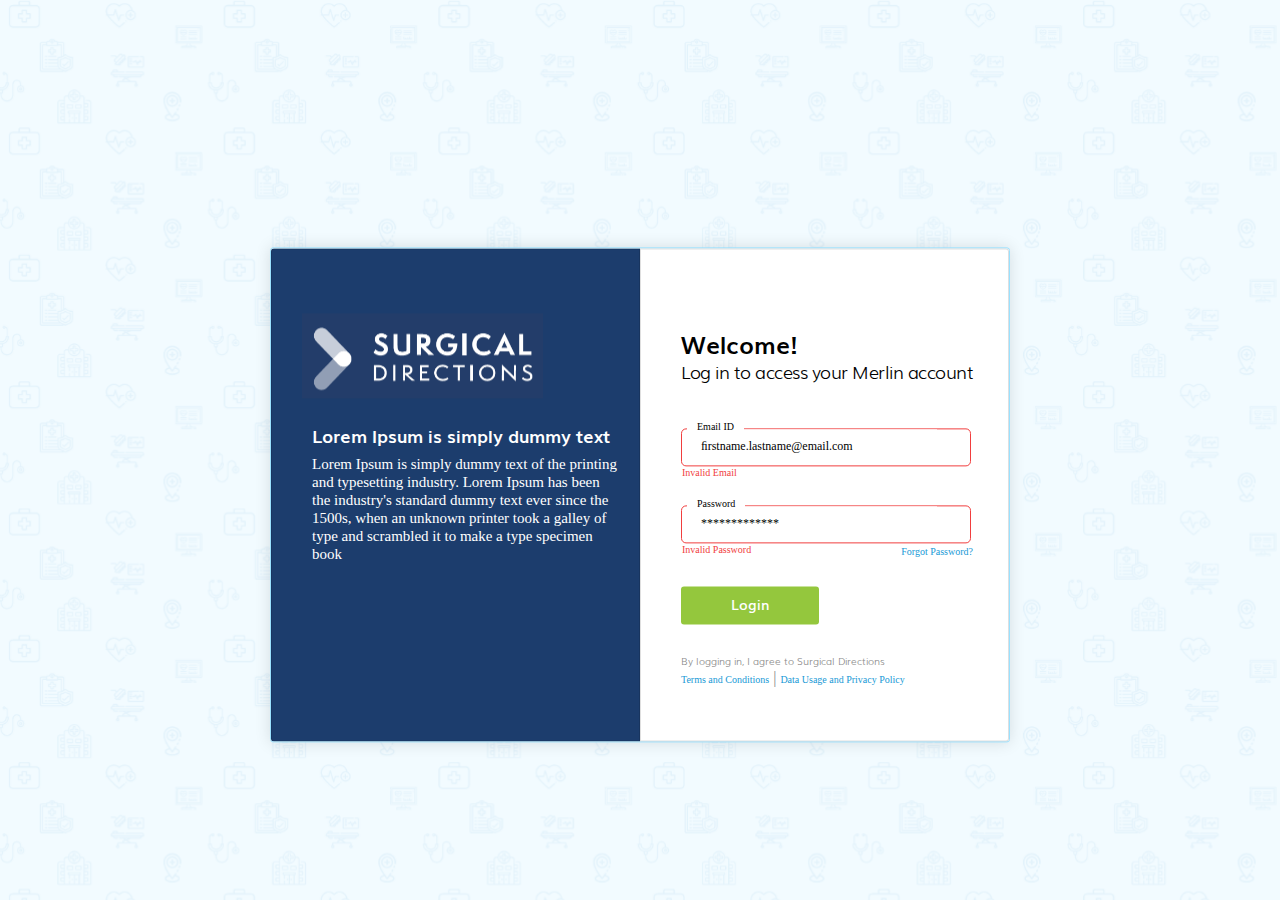
<file: index.html>
<!DOCTYPE html>
<html lang="en">
<head>
  <title>Surgical Direction</title>
  <meta charset="utf-8">
  <meta name="viewport" content="width=device-width, initial-scale=1">

  <link rel="stylesheet" href="https://maxcdn.bootstrapcdn.com/bootstrap/4.5.2/css/bootstrap.min.css">
  <script src="https://ajax.googleapis.com/ajax/libs/jquery/3.5.1/jquery.min.js"></script>
  <script src="https://cdnjs.cloudflare.com/ajax/libs/popper.js/1.16.0/umd/popper.min.js"></script>
  <script src="https://maxcdn.bootstrapcdn.com/bootstrap/4.5.2/js/bootstrap.min.js"></script>
  
  <!--custom style-->
  <link href="assets/css/style.css" rel="stylesheet">

</head>
<body>
    <section class="whole-wrapper">
        <div class="container h-100">
            <div class="login_form mx-auto translate-x-50">
                <div class="card main-card">
                    <div class="d-flex flex-lg-row flex-column-reverse">
                        <div class="card inner-card left-card card2 flex-1">
                            <!-- <div class="my-5 px-md-5 right"> -->
                                <div class="logo-wrapper"> 
                                    <img src="assets/image/logo-white.png" alt="logo white" /> 
                                </div>
                                <div class="text-wrapper">
                                    <h5 class="text-white login_heading">Lorem Ipsum is simply dummy text </h5> 
                                    <p class="text-white login_content">Lorem Ipsum is simply dummy text of the printing and typesetting industry. 
                                        Lorem Ipsum has been the industry's standard dummy text ever since the 1500s, when an unknown printer took 
                                        a galley of type and scrambled it to make a type specimen book</p>
                                </div>
                            <!-- </div> -->
                        </div>
                        <div class="card inner-card right-card card1 flex-1">
                            <!-- <div class="row my-auto"> -->
                                <!-- <div> -->
                                    <div class="inner-card-head">
                                        <h3 class="title">Welcome!</h3>
                                        <h6 class="sub-title">Log in to access your Merlin account</h6>
                                    </div>
                                    <div class="form-field inner-card-body">
                                        <div class="floating-label error_border">      
                                            <input class="floating-input" type="text" placeholder="ﬁrstname.lastname@email.com">
                                            <label>Email ID</label>
                                            <span class="error_message">Invalid Email</span>
                                        </div>
                                        <br>
                                        <div class="floating-label error_border">      
                                            <input class="floating-input" type="password" placeholder="*************">
                                            <label>Password</label>
                                            <span class="error_message">Invalid Password</span>
                                        </div>
                                        <div class="forgot-password"> 
                                            <!-- <div class="col-md-12 text-right"> -->
                                                <a href="#" class="forgot-password-link">Forgot Password?</a> 
                                            <!-- </div> -->
                                        </div>
                                        <div class="login-button mt-4 mb-4"> 
                                            <!-- <div class="col-md-6"> -->
                                                <button class="custom-login-btn">Login</button> 
                                            <!-- </div> -->
                                        </div>
                                    </div>                            
                                <!-- </div> -->
                            <!-- </div> -->
                                    <div class="inner-card-footer">
                                        <span class="terms-conditions">By logging in, I agree to Surgical Directions </span>
                                        <span class="terms-conditions-links">
                                            <a>Terms and Conditions </a> 
                                            <span>|</span> 
                                            <a>Data Usage and Privacy Policy</a>
                                        </span>
                                    </div>
                        </div>
                    </div>
                </div>
            </div>
        </div>
    </section>

</body>
</html>
</file>
<file: assets/css/style.css>
@font-face {
    font-family: "Multi";
    src: url('../fonts/Multi.eot'); /* IE9 Compat Modes */
    src: url('../fonts/Multi.woff2') format('woff2'), /* Super Modern Browsers */
         url('../fonts/Multi.woff') format('woff'), /* Pretty Modern Browsers */
         url('../fonts/Multi.ttf')  format('truetype'), /* Safari, Android, iOS */
}
@font-face {
    font-family: "Muli-Bold";
    src: url('../fonts/Muli-Bold.ttf');
} 
@font-face {
    font-family: "Muli-Light";
    src: url('../fonts/Muli-Light.ttf');
} 
@font-face {
    font-family: "Muli-SemiBold";
    src: url('../fonts/Muli-SemiBold.ttf');
}

/* h1,h2,h3,h4,h5,h6,p,span {
    font-family: "Muli";
} */
body {
    color: #000;
    overflow-x: hidden;
    height: 100%;
    font-weight: normal;
    font-family: "Muli";
}
.login_form{
    width:740px;
    /* height:450px !important; */
}

input,
textarea {
    /* background-color: #F3E5F5; */
    /* border-radius: 50px !important; */
    /* padding: 12px 15px 12px 15px !important; */
    /* width: 100%; */
    /* box-sizing: border-box; */
    border: none !important;
    /* border: 1px solid #F3E5F5 !important; */
    /* font-size: 16px !important; */
    /* color: #000 !important; */
    /* font-weight: 400 */
}

input:focus,
textarea:focus {
    -moz-box-shadow: none !important;
    -webkit-box-shadow: none !important;
    box-shadow: none !important;
    /* border: 1px solid #D500F9 !important; */
    outline-width: 0;
    font-weight: 400
}

button:focus {
    -moz-box-shadow: none !important;
    -webkit-box-shadow: none !important;
    box-shadow: none !important;
    outline-width: 0
}

/* .card {
    border-radius: 0;
    border: none
} */

.card1 {
    padding: 80px 20px 50px 40px;
    border-radius: 0px 3px 3px 0px;
}
.card2 {
    background-color: #1c3d6d;
    border-radius: 3px 0 0 3px;
}
h5.login_heading{
    /* font-weight: bold; */
    font-family: "Muli-Bold";
    font-size: 18px;
    line-height: 1.28;
    margin-bottom: 8px;
}
p.login_content{
    font-size: 15px;
    font-family: "Muli";
    line-height: 1.2;
    /* margin-left:3px; */
}
h3.heading{
    font-size: 24px;
    font-weight: bold;
    color:#000000;
}

p.terms_conditions{
    font-size: 10px;
    color:#8B8A8A;
    margin-top: -20px;
}
p.policy{
    margin-top: -18px;
}
.form-field{
    margin-top: 45px;
}
/* .forgot_password{
    margin-right: -8px;
} */
input::placeholder{
    font-size: 12px;
}
.floating-label {
    width: 290px;
    height: 38px;
    position:relative;
    border:1px solid #4c4848;  
    padding: 0px 5px;
    border-radius: 5px;
    margin-bottom: 15px;
  }
  .error_border{
    border:1px solid #F13E3E;  
  }
  .error_message{
    font-weight: normal;
    font-size: 10px;
    color: #F13E3E;
    position: absolute;
    left: 0;
    bottom: -15px;
  }
  .floating-label label{
    position:absolute;
    left:5px;
    top:-10px;
    background:white;
    padding:0 10px;
    font-size: 10px;
  }
  .floating-input{
    width:90%;
    border:none;
    padding: 4px 14px;    
    outline:none;
  
  }
.heading {
    margin-bottom: 60px !important
}

::placeholder {
    color: #000 !important;
    opacity: 1
}

:-ms-input-placeholder {
    color: #000 !important
}

::-ms-input-placeholder {
    color: #000 !important
}

.form-control-label {
    font-size: 12px;
    margin-left: 15px
}

.msg-info {
    margin-bottom: 30px;
    font-size: 18px;
    font-weight: lighter;
}
.logo{
    margin-left:-60px !important;
}
/* .btn-color {
    border-radius: 3px;
    color: #fff;
    background-color: #94c73d;
    cursor: pointer;
    border: none !important;
    margin-top: 10px
} */
/* .btn-block {
    display: block;
    width: 130px !important;
    height: 38px !important;
} */
/* .btn-color:hover {
    color: #fff;
    background-color: #94c73d;
} */

.btn-white {
    border-radius: 50px;
    color: #D500F9;
    background-color: #fff;
    padding: 8px 40px;
    cursor: pointer;
    border: 2px solid #D500F9 !important
}

.btn-white:hover {
    color: #fff;
    background-image: linear-gradient(to right, #FFD54F, #D500F9)
}

/* .card0{
    border: 1px solid #1799D6 !important;
} */
.bottom {
    width: 100%;
    margin-top: 10px !important;
    margin-left:7px;
    margin-bottom: 20px;
}

.sm-text {
    font-size: 15px
}

/* ============== custom style ================ */
h1,h2,h3,h4,h5,h6,p {
    margin: 0;
    padding: 0;
}
a{
    color:#1799D6;
}
a:hover {
    text-decoration: none;
}
.h-100 {
    height: 100%;
}
.translate-x-50 {
    transform: translate(0,50%);
}
.flex-1 {
    flex: 1;
}
.whole-wrapper {
    width: 100%;
    height: 100vh;
    background: url(../image/background.png);
    background-repeat: no-repeat;
    background-size: 110%;
}
.main-card {
    border: 1px solid #99e1ff;
    border-radius: 3px;
    box-shadow: 0 0 16px 0 rgba(0, 0, 0, 0.12);
}
.main-card .inner-card {
    flex-basis: 50%;
}
.left-card .logo-wrapper {
    padding: 64px 30px 26px;
}
.left-card .text-wrapper {
    padding: 0 20px 0 40px;
}

.right-card .inner-card-head .title {
    font-size: 24px;
    line-height: 1.28;
    color: #000;
    font-family: "Muli-Bold";
}
.right-card .inner-card-head .sub-title {
    font-size: 18px;
    line-height: 1.28;
    color: #000;
    font-family: "Muli-Light";
    letter-spacing: -0.5px;
}
.forgot-password {
    text-align: right;
    margin: -20px 15px 0 0;
}
.forgot-password-link {
    font-family: "Muli";
    font-size: 10px;
    line-height: 1.3;
    color: #1799d6;
}
.custom-login-btn {
    width: 138px;
    height: 38px;
    text-align: center;
    border-radius: 3px;
    background-color: #94c73d;
    color: #fff;
    border: none;
    font-family: "Muli-SemiBold";
    font-size: 14px;
}
.terms-conditions {
    display: inline-block;
    font-size: 10px;
    line-height: 1.8;
    font-family: "Muli-Light";
    color: #8b8a8a;
}
.terms-conditions-links {
    display: block;
    margin-top: -6px;
}
.terms-conditions-links a {
    display: inline-block;
    font-size: 10px;
    line-height: 1.8;
    font-family: "Muli";
    color: #1799d6 !important;
    cursor: pointer;
}
.terms-conditions-links span {
    color: #8b8a8a;
}

@media screen and (max-width: 992px) {
    .card1 {
        width: 100%;
        padding: 40px 30px 10px 30px
    }

    .card2 {
        width: 100%
    }

    .right {
        margin-top: 100px !important;
        margin-bottom: 100px !important
    }
}

@media screen and (max-width: 768px) {
    .container {
        padding: 10px !important
    }

    .card2 {
        padding: 50px
    }

    .right {
        margin-top: 50px !important;
        margin-bottom: 50px !important
    }
}
</file>
